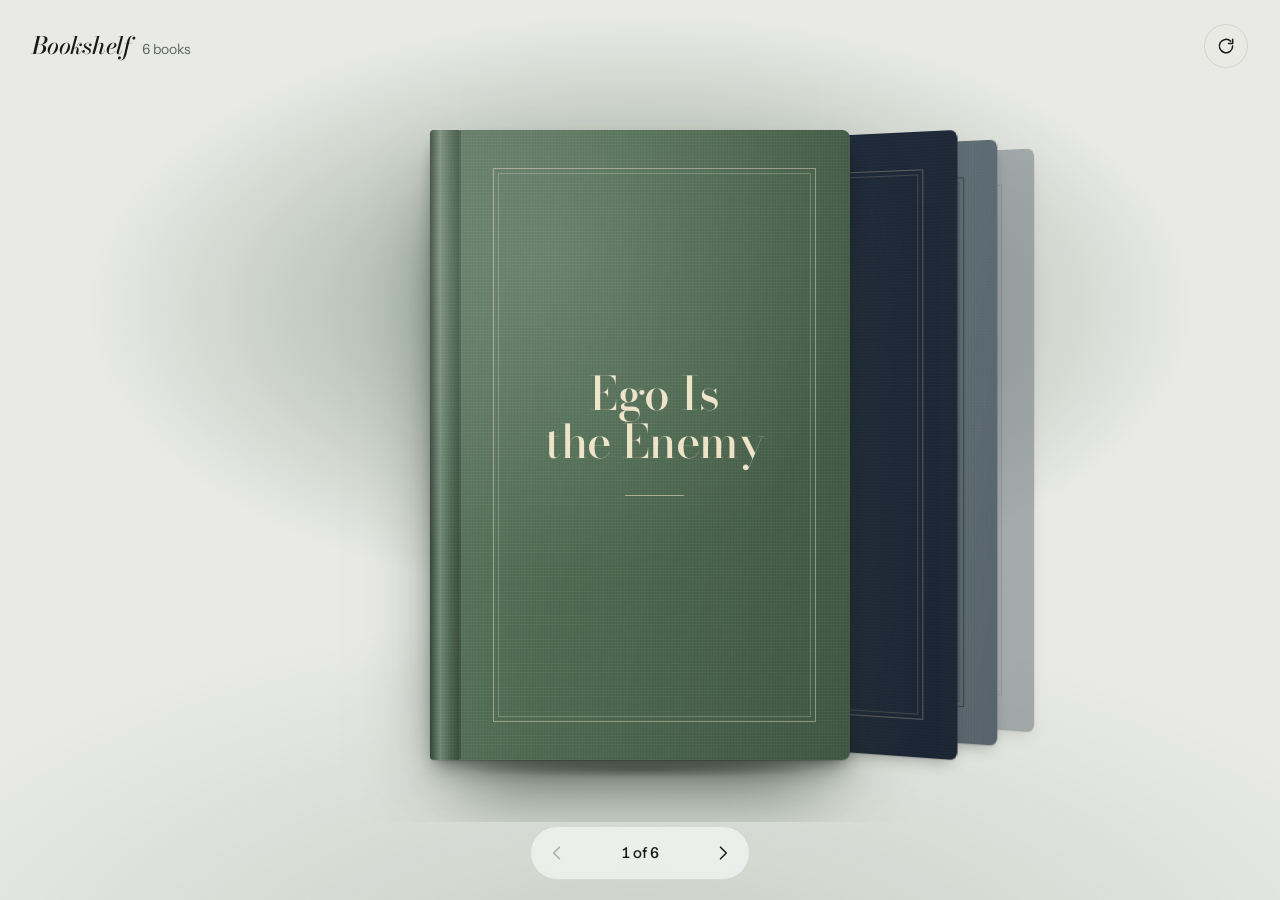
<file: index.html>
<!doctype html>
<html lang="en">
<head>
  <meta charset="utf-8">
  <meta name="viewport" content="width=device-width, initial-scale=1, viewport-fit=cover">
  <meta name="color-scheme" content="light dark">
  <meta name="theme-color" id="theme-color-light" content="#E9EAE6" media="(prefers-color-scheme: light)">
  <meta name="theme-color" id="theme-color-dark" content="#1A1D1B" media="(prefers-color-scheme: dark)">
  <title>Bookshelf</title>
  <link rel="icon" href="data:image/svg+xml,%3Csvg xmlns='http://www.w3.org/2000/svg' viewBox='0 0 32 32'%3E%3Crect x='7' y='4' width='18' height='24' rx='2' fill='%2334483B'/%3E%3Crect x='7' y='4' width='3' height='24' fill='%23000' opacity='.3'/%3E%3C/svg%3E">
  <link rel="preconnect" href="https://fonts.googleapis.com">
  <link rel="preconnect" href="https://fonts.gstatic.com" crossorigin>
  <link rel="stylesheet" href="https://fonts.googleapis.com/css2?family=Bodoni+Moda:ital,opsz,wght@0,6..96,400..700;1,6..96,400..600&family=Instrument+Sans:wght@400..600&display=swap">
  <link rel="stylesheet" href="style.css">
</head>
<body>
  <div class="ambient" aria-hidden="true"><div class="ambient-layer"></div><div class="ambient-layer"></div></div>

  <header class="topbar">
    <div class="brand">
      <h1 class="wordmark">Bookshelf</h1>
      <p class="count" id="count"></p>
    </div>
    <button class="icon-btn glass" id="refresh" type="button" aria-label="Reload books">
      <svg viewBox="0 0 24 24" aria-hidden="true"><path d="M20 12a8 8 0 1 1-2.34-5.66M20 4v5h-5" fill="none" stroke="currentColor" stroke-width="1.8" stroke-linecap="round" stroke-linejoin="round"/></svg>
    </button>
  </header>

  <div class="notice glass" id="notice" role="status" hidden>
    <p class="notice-text" id="notice-text"></p>
    <button class="notice-close" id="notice-close" type="button">Dismiss</button>
  </div>

  <main class="stage">
    <!-- Loading / empty / error -->
    <section class="state" id="state" aria-live="polite">
      <div class="state-cover" aria-hidden="true"></div>
      <h2 class="state-title" id="state-title">Loading books…</h2>
      <p class="state-text" id="state-text"></p>
      <button class="btn btn-quiet" id="state-retry" type="button" hidden>Try again</button>
    </section>

    <!-- Deck -->
    <section class="shelf" id="shelf" hidden
             role="region" aria-roledescription="carousel" aria-label="Books">
      <div class="deck" id="deck"></div>
    </section>
  </main>

  <footer class="controls" id="controls" hidden>
    <div class="dock glass">
      <button class="icon-btn" id="prev" type="button" aria-label="Previous book">
        <svg viewBox="0 0 24 24" aria-hidden="true"><path d="M15 5l-7 7 7 7" fill="none" stroke="currentColor" stroke-width="1.8" stroke-linecap="round" stroke-linejoin="round"/></svg>
      </button>
      <p class="position" id="position" aria-live="polite" aria-atomic="true"></p>
      <button class="icon-btn" id="next" type="button" aria-label="Next book">
        <svg viewBox="0 0 24 24" aria-hidden="true"><path d="M9 5l7 7-7 7" fill="none" stroke="currentColor" stroke-width="1.8" stroke-linecap="round" stroke-linejoin="round"/></svg>
      </button>
    </div>
  </footer>

  <script src="app.js" defer></script>
</body>
</html>
</file>
<file: style.css>
/* ==========================================================
   Bookshelf — style.css
   The room takes on the colour of the book in your hand.
   ========================================================== */

:root {
  --bg: #E9EAE6;
  --surface: rgba(255, 255, 255, 0.55);
  --surface-solid: #F5F5F2;
  --line: rgba(20, 24, 21, 0.10);
  --ink: #161917;
  --muted: #5E655F;
  --focus: #2D5BD7;

  --serif: "Bodoni Moda", "Didot", "Bodoni 72", Georgia, "Times New Roman", serif;
  --sans: "Instrument Sans", "Helvetica Neue", Arial, system-ui, sans-serif;

  --ease-out: cubic-bezier(0.16, 0.84, 0.24, 1);
  --cover-w: min(70vw, calc(70dvh * 0.6667), 520px);

  color-scheme: light;
  box-sizing: border-box;
  padding-top: env(safe-area-inset-top, 0px);
  padding-bottom: env(safe-area-inset-bottom, 0px);
}

@media (prefers-color-scheme: dark) {
  :root {
    --bg: #1A1D1B;
    --surface: rgba(40, 44, 41, 0.55);
    --surface-solid: #242825;
    --line: rgba(255, 255, 255, 0.09);
    --ink: #EDECE6;
    --muted: #A0A69F;
    --focus: #8FB0FF;
    color-scheme: dark;
  }
}

*, *::before, *::after { box-sizing: inherit; }
html, body { height: 100%; overscroll-behavior: none; }

body {
  --ambient: #4E6B52;
  margin: 0;
  display: grid;
  grid-template-rows: auto auto 1fr auto;
  background: var(--bg);
  color: var(--ink);
  font-family: var(--sans);
  font-size: 1rem;
  line-height: 1.5;
  -webkit-font-smoothing: antialiased;
  overflow-x: hidden;
}

.topbar { grid-row: 1; }
.notice { grid-row: 2; }
.stage { grid-row: 3; }
.controls { grid-row: 4; }

.sr-only {
  position: absolute; width: 1px; height: 1px; margin: -1px;
  overflow: hidden; clip: rect(0 0 0 0); white-space: nowrap; border: 0;
}

:focus-visible { outline: 2px solid var(--focus); outline-offset: 3px; }

/* ---------- Ambient bloom: the signature ----------
   Two pre-painted layers cross-fade by opacity, so a colour change
   never repaints a full-screen gradient mid-animation. */

.ambient {
  position: fixed;
  inset: 0;
  z-index: -1;
  pointer-events: none;
}
.ambient-layer {
  --glow: #4E6B52;
  --strength: 58%;
  --floor: 22%;
  position: absolute;
  inset: 0;
  opacity: 0;
  background:
    radial-gradient(60% 45% at 50% 34%, color-mix(in srgb, var(--glow) var(--strength), transparent), transparent 72%),
    radial-gradient(90% 60% at 50% 110%, color-mix(in srgb, var(--glow) var(--floor), transparent), transparent 70%);
  transition: opacity 900ms var(--ease-out);
  will-change: opacity;
}
.ambient-layer.is-on { opacity: 1; }
@media (prefers-color-scheme: dark) {
  .ambient-layer { --strength: 70%; --floor: 30%; }
}

.glass {
  background: var(--surface);
  border: 1px solid var(--line);
  backdrop-filter: blur(18px) saturate(1.4);
  -webkit-backdrop-filter: blur(18px) saturate(1.4);
}
@supports not ((backdrop-filter: blur(1px)) or (-webkit-backdrop-filter: blur(1px))) {
  .glass { background: var(--surface-solid); }
}

/* ---------- Top bar ---------- */

.topbar {
  display: flex;
  align-items: center;
  justify-content: space-between;
  padding: 14px 20px 0;
}
.brand { display: flex; align-items: baseline; gap: 10px; }
.wordmark {
  margin: 0;
  font-family: var(--serif);
  font-optical-sizing: auto;
  font-style: italic;
  font-weight: 500;
  font-size: 1.5rem;
  letter-spacing: -0.01em;
}
.count {
  margin: 0;
  color: var(--muted);
  font-size: 0.875rem;
  font-variant-numeric: tabular-nums;
}

.icon-btn {
  display: inline-grid;
  place-items: center;
  flex: none;
  width: 44px;
  height: 44px;
  padding: 0;
  border: 0;
  border-radius: 50%;
  background: transparent;
  color: var(--ink);
  cursor: pointer;
  touch-action: manipulation;
  transition: background-color 160ms ease, transform 160ms ease, opacity 160ms ease;
}
.icon-btn.glass { border: 1px solid var(--line); }
.icon-btn svg { width: 20px; height: 20px; }
.icon-btn:hover:not(:disabled) { background-color: color-mix(in srgb, var(--ink) 8%, transparent); }
.icon-btn:active:not(:disabled) { transform: scale(0.92); }
.icon-btn:disabled { opacity: 0.3; cursor: default; }

#refresh.is-spinning svg { animation: spin 0.9s linear infinite; }
@keyframes spin { to { transform: rotate(360deg); } }

/* ---------- Notice ---------- */

.notice {
  display: flex;
  gap: 12px;
  align-items: flex-start;
  margin: 12px 16px 0;
  padding: 12px 14px;
  border-radius: 14px;
  font-size: 0.875rem;
  line-height: 1.45;
}
.notice[hidden] { display: none; }
.notice-text { margin: 0; flex: 1; max-width: 70ch; }
.notice-close {
  flex: none;
  padding: 2px 4px;
  border: 0;
  background: none;
  color: var(--muted);
  font: inherit;
  font-weight: 500;
  text-decoration: underline;
  text-underline-offset: 3px;
  cursor: pointer;
}

/* ---------- Stage ---------- */

.stage {
  display: grid;
  place-items: center;
  min-height: 0;
  overflow: hidden;
}
.shelf[hidden], .state[hidden], .controls[hidden] { display: none; }

.shelf {
  width: 100%;
  height: 100%;
  display: grid;
  justify-items: center;
  align-items: center;
  padding: 12px 0;
}

.deck {
  position: relative;
  width: var(--cover-w);
  aspect-ratio: 2 / 3;
  --spread: 24%;
  perspective: 1600px;
  perspective-origin: 50% 40%;
  touch-action: none;           /* every finger movement goes to the deck, no scroll hand-off */
  overscroll-behavior: contain;
  user-select: none;
  -webkit-user-select: none;
  -webkit-tap-highlight-color: transparent;
}

/* Contact shadow on the "table" */
.deck::after {
  content: "";
  position: absolute;
  left: 8%;
  right: 8%;
  bottom: -18px;
  height: 18px;
  border-radius: 50%;
  background: radial-gradient(closest-side, rgba(0, 0, 0, 0.32), transparent);
  pointer-events: none;
}

/* ---------- Cover ---------- */

.cover {
  --glare-x: 30%;
  --glare-y: 20%;
  position: absolute;
  inset: 0;
  display: block;
  color: var(--cover-ink, #EDE3C6);
  text-decoration: none;
  border-radius: 4px 8px 8px 4px;
  transform-origin: 50% 55%;
  /* Animated entirely from JS, one spring for the whole deck */
  will-change: transform, opacity;
  backface-visibility: hidden;
  contain: layout style;
  -webkit-user-drag: none;
  -webkit-touch-callout: none;  /* no iOS link preview interrupting a swipe */
  container-type: inline-size;
  cursor: pointer;
}
.cover:focus-visible { outline-offset: 8px; border-radius: 6px; }

/* Lift shadow for the front book; fades by opacity as it moves aside */
.cover-shadow {
  position: absolute;
  inset: 0;
  border-radius: inherit;
  box-shadow:
    0 14px 24px -8px rgba(0, 0, 0, 0.30),
    0 44px 80px -30px color-mix(in srgb, var(--cover-color) 60%, #000);
  pointer-events: none;
}

.cover-face {
  position: absolute;
  inset: 0;
  overflow: hidden;
  border-radius: inherit;
  background-color: var(--cover-color, #3D4A5C);
  background-image:
    linear-gradient(100deg, rgba(255, 255, 255, 0.10) 0%, transparent 38%, rgba(0, 0, 0, 0.18) 100%),
    repeating-linear-gradient(0deg, rgba(255, 255, 255, 0.035) 0 1px, transparent 1px 3px),
    repeating-linear-gradient(90deg, rgba(0, 0, 0, 0.045) 0 1px, transparent 1px 3px);
  box-shadow:
    0 1px 1px rgba(0, 0, 0, 0.14),
    0 8px 16px -6px rgba(0, 0, 0, 0.30);
}

/* Dims books that sit further back (opacity-only, no filters) */
.cover-shade {
  position: absolute;
  inset: 0;
  border-radius: inherit;
  background: #0C0E0D;
  opacity: 0;
  pointer-events: none;
}

/* Spine + hinge */
.cover-face::before {
  content: "";
  position: absolute;
  top: 0; bottom: 0; left: 0;
  width: 7%;
  background: linear-gradient(90deg,
    rgba(0, 0, 0, 0.40) 0%,
    rgba(255, 255, 255, 0.16) 35%,
    rgba(0, 0, 0, 0.10) 70%,
    rgba(0, 0, 0, 0.30) 100%);
  box-shadow: 3px 0 0 -1px rgba(0, 0, 0, 0.22);
}

/* Moving glare on the front cover */
.cover-glare {
  position: absolute;
  inset: 0;
  border-radius: inherit;
  background: radial-gradient(circle at var(--glare-x) var(--glare-y), rgba(255, 255, 255, 0.14), transparent 55%);
  pointer-events: none;
}

/* Foil double rule */
.cover-frame {
  position: absolute;
  top: 6%; bottom: 6%; left: 15%; right: 8%;
  border: 1px solid currentColor;
  opacity: 0.45;
  pointer-events: none;
}
.cover-frame::before {
  content: "";
  position: absolute;
  inset: 4px;
  border: 1px solid currentColor;
  opacity: 0.6;
}

.cover-body {
  position: absolute;
  top: 6%; bottom: 6%; left: 15%; right: 8%;
  display: flex;
  flex-direction: column;
  align-items: center;
  justify-content: center;
  gap: 7cqi;
  padding: 12cqi 7cqi 18cqi;
  text-align: center;
}
.cover-title {
  margin: 0;
  font-family: var(--serif);
  font-optical-sizing: auto;
  font-weight: 500;
  font-size: var(--title-size, 11cqi);
  line-height: 1.04;
  letter-spacing: -0.012em;
  text-wrap: balance;
  overflow-wrap: anywhere;
  hyphens: auto;
}
.cover-rule {
  width: 14cqi;
  height: 1px;
  background: currentColor;
  opacity: 0.55;
}

.cover-missing {
  position: absolute;
  left: 15%; right: 8%;
  top: 50%;
  transform: translateY(-50%) rotate(-4deg);
  margin: 0;
  padding: 2.5cqi 4cqi;
  background: var(--surface-solid);
  color: var(--ink);
  font-family: var(--sans);
  font-size: 4.2cqi;
  font-weight: 600;
  text-align: center;
  box-shadow: 0 4px 10px rgba(0, 0, 0, 0.25);
}
.cover.is-missing .cover-body { opacity: 0.4; }

/* ---------- Loading / empty / error ---------- */

.state {
  display: grid;
  justify-items: center;
  gap: 8px;
  max-width: 34ch;
  padding: 0 24px;
  text-align: center;
}
.state-cover {
  width: min(40vw, 150px);
  aspect-ratio: 2 / 3;
  margin-bottom: 20px;
  border-radius: 4px 8px 8px 4px;
  background:
    linear-gradient(90deg, rgba(0, 0, 0, 0.08) 0 7%, transparent 7%),
    linear-gradient(110deg, transparent 30%, rgba(255, 255, 255, 0.35) 50%, transparent 70%) 0 0 / 250% 100%,
    color-mix(in srgb, var(--ink) 10%, transparent);
}
.state.is-loading .state-cover { animation: shimmer 1.4s linear infinite; }
@keyframes shimmer { to { background-position: 0 0, -250% 0, 0 0; } }

.state-title {
  margin: 0;
  font-family: var(--serif);
  font-weight: 500;
  font-size: 1.5rem;
  line-height: 1.2;
}
.state-text {
  margin: 0;
  color: var(--muted);
  font-size: 0.9375rem;
  overflow-wrap: anywhere;
}
.state-text:empty { display: none; }
.state .btn { margin-top: 12px; }

/* ---------- Controls ---------- */

.controls {
  display: grid;
  justify-items: center;
  gap: 12px;
  padding: 4px 16px 20px;
}

.btn {
  display: inline-flex;
  align-items: center;
  justify-content: center;
  min-height: 52px;
  padding: 0 30px;
  border: 0;
  border-radius: 999px;
  font: 600 1rem/1 var(--sans);
  text-decoration: none;
  cursor: pointer;
  transition: transform 160ms ease, filter 160ms ease, background-color 300ms ease;
}
.btn:active { transform: scale(0.97); }

.btn-quiet {
  background: color-mix(in srgb, var(--ink) 9%, transparent);
  color: var(--ink);
}

.dock {
  display: flex;
  align-items: center;
  gap: 6px;
  width: min(100%, 220px);
  padding: 4px;
  border-radius: 999px;
}

.position {
  flex: 1;
  margin: 0;
  color: var(--ink);
  font-size: 0.9375rem;
  font-weight: 500;
  font-variant-numeric: tabular-nums;
  text-align: center;
}

/* ---------- Responsive ---------- */

@media (max-height: 700px) {
  :root { --cover-w: min(70vw, calc(70dvh * 0.6667), 420px); }
  .topbar { padding-top: 10px; }
  .controls { gap: 10px; padding-bottom: 14px; }
}

@media (min-width: 760px) {
  :root { --cover-w: min(42vw, calc(70dvh * 0.6667), 560px); }
  .topbar { padding: 24px 32px 0; }
  .notice { margin-inline: 32px; }
  .deck { --spread: 28%; }
}

/* ---------- Motion preferences ---------- */

@media (prefers-reduced-motion: reduce) {
  .ambient-layer { transition-duration: 1ms; }
  .state.is-loading .state-cover,
  #refresh.is-spinning svg { animation: none; }
}
</file>
